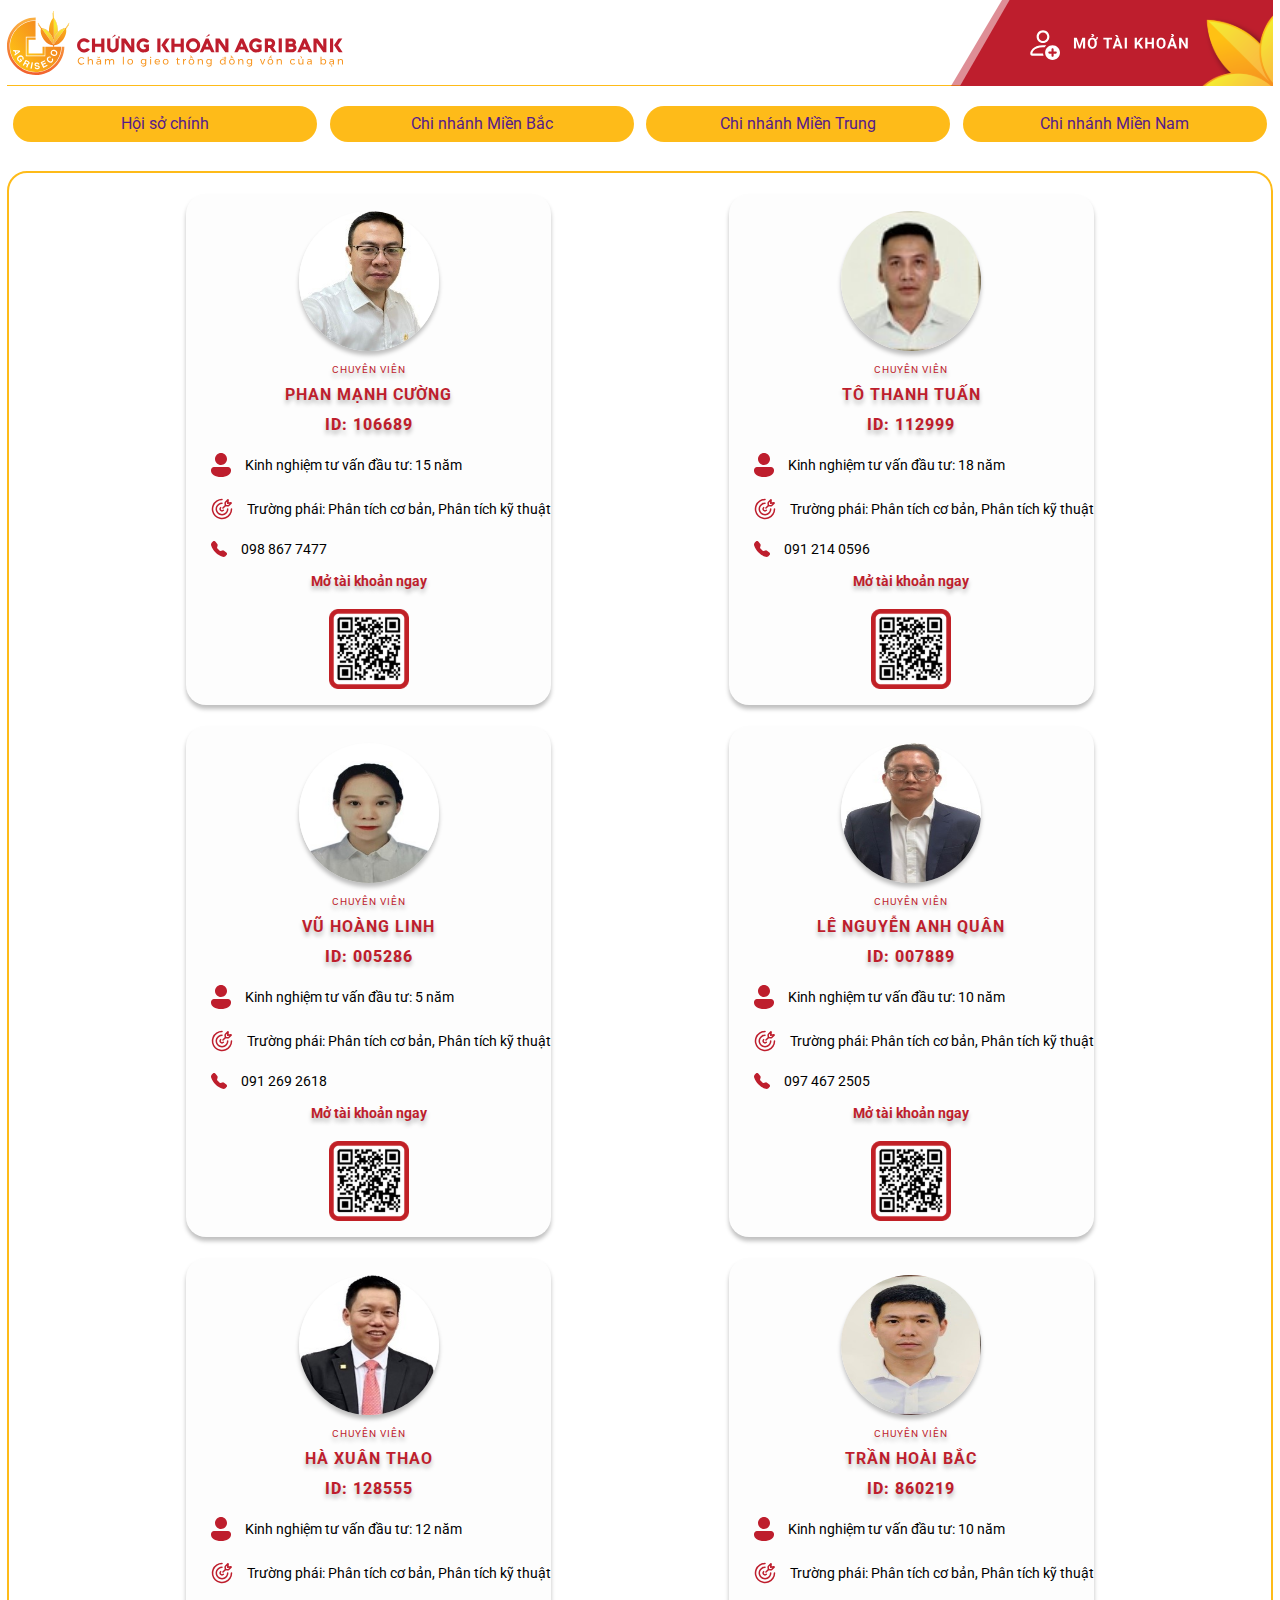
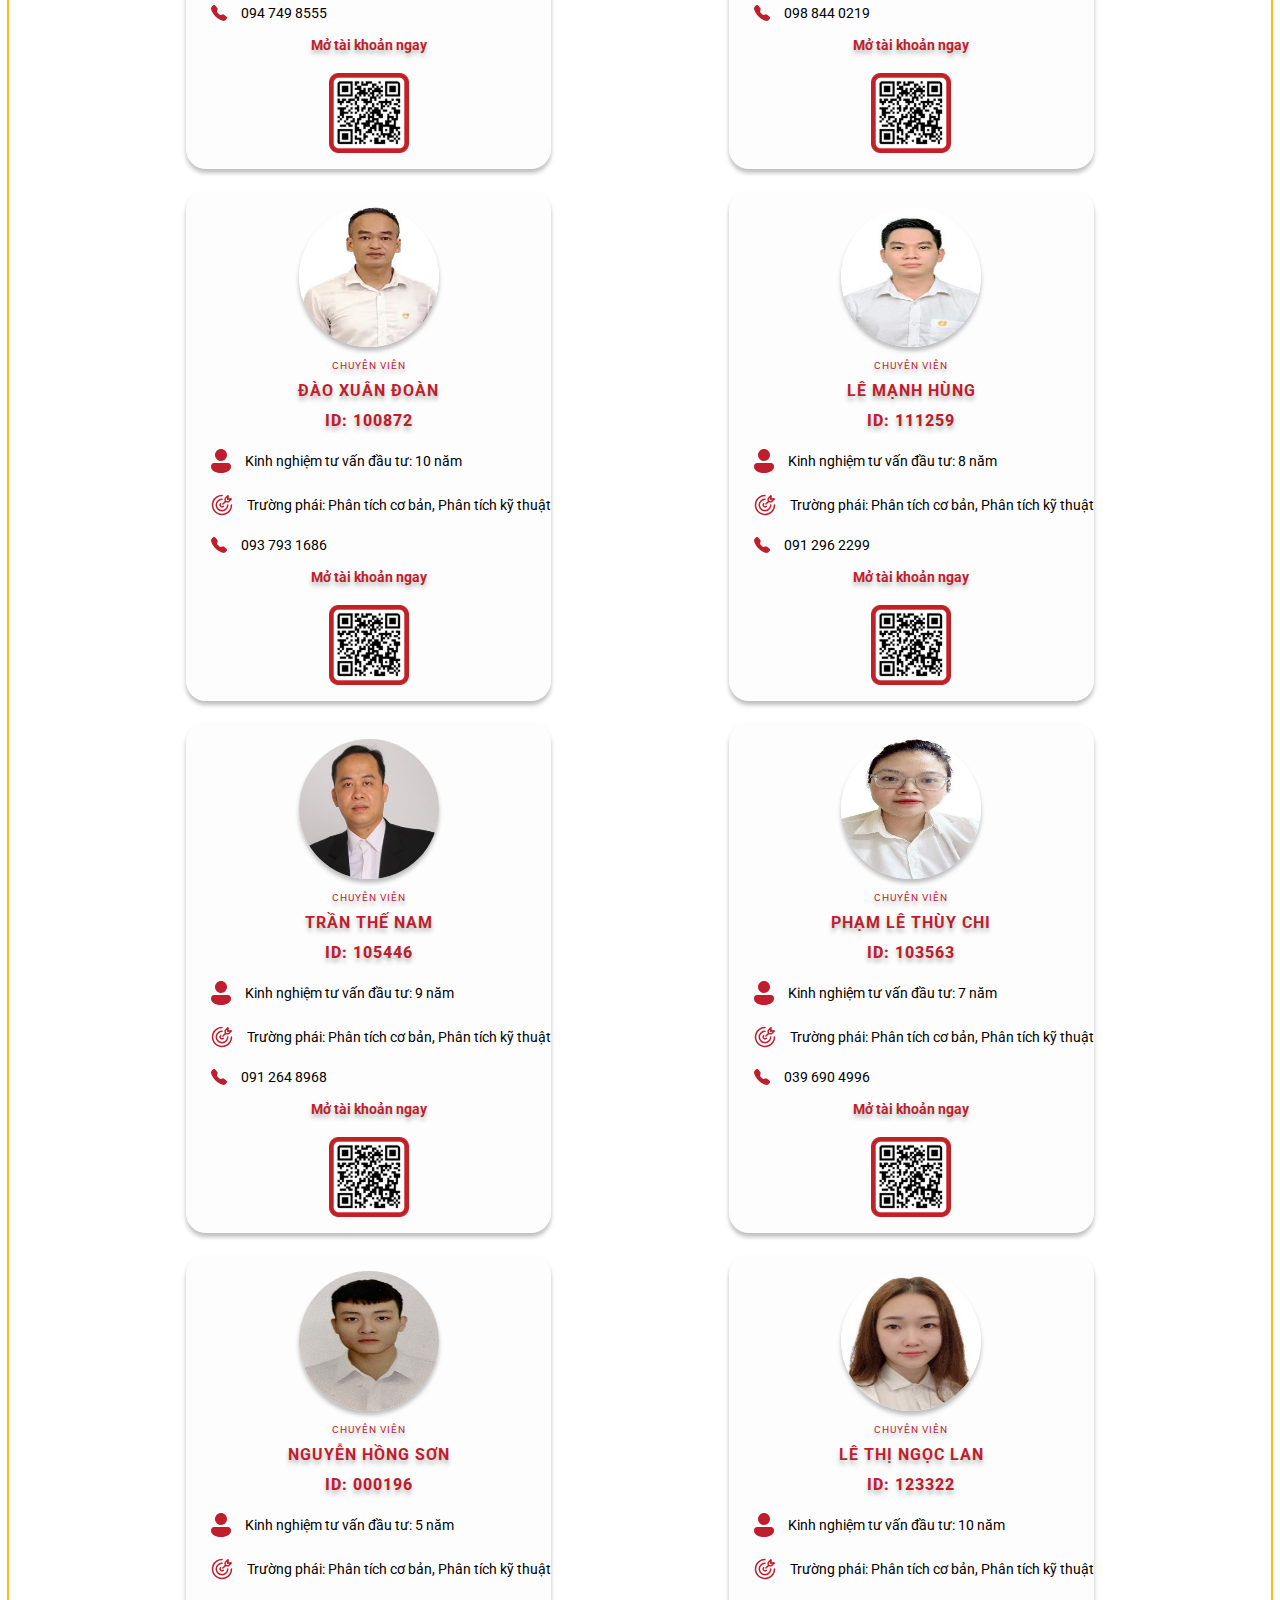
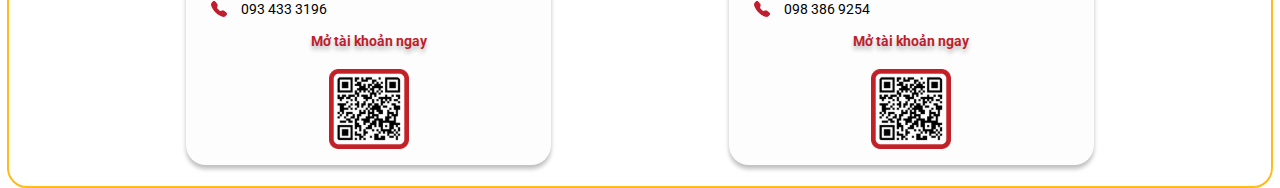
<file: index.html>
<!DOCTYPE html>
<html lang="en">
  <head>
    <meta charset="UTF-8" />
    <meta name="viewport" content="width=device-width, initial-scale=1.0" />
    <title>Công ty chứng khoán Agribank</title>
    <!-- Favicon -->
    <link
      rel="apple-touch-icon"
      sizes="57x57"
      href="./assets/favicon/apple-icon-57x57.png"
    />
    <link
      rel="apple-touch-icon"
      sizes="60x60"
      href="./assets/favicon/apple-icon-60x60.png"
    />
    <link
      rel="apple-touch-icon"
      sizes="72x72"
      href="./assets/favicon/apple-icon-72x72.png"
    />
    <link
      rel="apple-touch-icon"
      sizes="76x76"
      href="./assets/favicon/apple-icon-76x76.png"
    />
    <link
      rel="apple-touch-icon"
      sizes="114x114"
      href="./assets/favicon/apple-icon-114x114.png"
    />
    <link
      rel="apple-touch-icon"
      sizes="120x120"
      href="./assets/favicon/apple-icon-120x120.png"
    />
    <link
      rel="apple-touch-icon"
      sizes="144x144"
      href="./assets/favicon/apple-icon-144x144.png"
    />
    <link
      rel="apple-touch-icon"
      sizes="152x152"
      href="./assets/favicon/apple-icon-152x152.png"
    />
    <link
      rel="apple-touch-icon"
      sizes="180x180"
      href="./assets/favicon/apple-icon-180x180.png"
    />
    <link
      rel="icon"
      type="image/png"
      sizes="192x192"
      href="./assets/favicon/android-icon-192x192.png"
    />
    <link
      rel="icon"
      type="image/png"
      sizes="32x32"
      href="./assets/favicon/favicon-32x32.png"
    />
    <link
      rel="icon"
      type="image/png"
      sizes="96x96"
      href="./assets/favicon/favicon-96x96.png"
    />
    <link
      rel="icon"
      type="image/png"
      sizes="16x16"
      href="./assets/favicon/favicon-16x16.png"
    />
    <link rel="manifest" href="./assets/favicon/manifest.json" />
    <meta name="msapplication-TileColor" content="#ffffff" />
    <meta
      name="msapplication-TileImage"
      content="./assets/favicon/ms-icon-144x144.png"
    />
    <meta name="theme-color" content="#ffffff" />

    <!-- Reset CSS -->
    <link rel="stylesheet" href="./assets/css/reset.css" />

    <!-- Embed fonts -->

    <link rel="preconnect" href="https://fonts.googleapis.com" />
    <link rel="preconnect" href="https://fonts.gstatic.com" crossorigin />
    <link
      href="https://fonts.googleapis.com/css2?family=Roboto:wght@300;400;500;700&display=swap"
      rel="stylesheet"
    />

    <!-- Style CSS -->
    <link rel="stylesheet" href="./assets/css/styles.css" />
    <link rel="stylesheet" href="./assets/css/responsive.css" />
  </head>
  <body>
    <!-- Header -->
    <header class="header">
      <div class="container">
        <div class="logo_wrap">
          <!-- Logo -->
          <img src="./assets/img/LogoRed.svg" alt="AGRISECO" class="logo" />
          <!-- Header Action -->
          <div class="header__action__inner">
            <div class="header__action">
              <img
                src="./assets/img/telephone.svg"
                alt=""
                class="header__action__tel-img"
              />
              <span class="header__action__tel-desc"
                >Hotline: <br /><b>1900.5555.82</b></span
              >
              <span class="header__action__line"></span>
              <img
                src="./assets/img/arrow-right.svg"
                alt=""
                class="header__action__arrow"
              />
              <span class="header__action__online">
                Giao dịch trực tuyến<br />
                <b>ĐĂNG NHẬP</b>
              </span>
            </div>
            <img src="./assets/img/open_account.svg" alt="" class="open_account" />
          </div>
        </div>
      </div>
    </header>
    <!-- Navigation -->
    <section class="navigation">
      <div class="container">
        <nav class="navbar">
          <ul class="nav_list">
            <li class="nav_item">
              <a href="" class="nav_action">Hội sở chính</a>
            </li>
            <li class="nav_item">
              <a href="" class="nav_action">Chi nhánh Miền Bắc</a>
            </li>
            <li class="nav_item">
              <a href="" class="nav_action">Chi nhánh Miền Trung</a>
            </li>
            <li class="nav_item">
              <a href="" class="nav_action">Chi nhánh Miền Nam</a>
            </li>
          </ul>
        </nav>
      </div>
    </section>
    <!-- Broker -->
    <section class="broker">
      <div class="container">
        <div class="broker__inner">
          <!-- Broker Row 1 -->
          <div class="broker__row">
            <!-- Article 1 -->
            <article class="broker__card">
              <img
                src="./assets/img/HSC/106698.jpg"
                alt="106698"
                class="broker__avatar"
              />
              <h5 class="broker__title">CHUYÊN VIÊN</h5>
              <h2 class="broker__name">PHAN MẠNH CƯỜNG</h2>
              <h2 class="broker__id">ID: 106689</h2>
              <div class="desc__experience">
                <img
                  src="./assets/img/experience.svg"
                  alt=""
                  class="icon__experience"
                />
                <p class="broker__experience">
                  Kinh nghiệm tư vấn đầu tư: 15 năm
                </p>
              </div>
              <div class="desc__style">
                <img src="./assets/img/style.svg" alt="" class="icon__style" />
                <p class="broker__style">
                  Trường phái: Phân tích cơ bản, Phân tích kỹ thuật
                </p>
              </div>
              <div class="desc__tel">
                <img src="./assets/img/tel.svg" alt="" class="icon_tel" />
                <p class="broker_tel">098 867 7477</p>
              </div>
              <a href="https://dangky.agr.vn/106698" class="open-account__link">
                Mở tài khoản ngay
              </a>
              <img src="./assets/img/qrcode.svg" alt="" class="broker_qrcode" />
            </article>
            <!-- Article 2 -->
            <article class="broker__card">
              <img
                src="./assets/img/HSC/112999.jpg"
                alt="112999"
                class="broker__avatar"
              />
              <h5 class="broker__title">CHUYÊN VIÊN</h5>
              <h2 class="broker__name">TÔ THANH TUẤN</h2>
              <h2 class="broker__id">ID: 112999</h2>
              <div class="desc__experience">
                <img
                  src="./assets/img/experience.svg"
                  alt=""
                  class="icon__experience"
                />
                <p class="broker__experience">
                  Kinh nghiệm tư vấn đầu tư: 18 năm
                </p>
              </div>
              <div class="desc__style">
                <img src="./assets/img/style.svg" alt="" class="icon__style" />
                <p class="broker__style">
                  Trường phái: Phân tích cơ bản, Phân tích kỹ thuật
                </p>
              </div>
              <div class="desc__tel">
                <img src="./assets/img/tel.svg" alt="" class="icon_tel" />
                <p class="broker_tel">091 214 0596</p>
              </div>
              <a href="https://dangky.agr.vn/112999" class="open-account__link">
                Mở tài khoản ngay
              </a>
              <img src="./assets/img/qrcode.svg" alt="" class="broker_qrcode" />
            </article>
            <!-- Article 3 -->
            <article class="broker__card">
              <img
                src="./assets/img/HSC/005286.jpg"
                alt="106698"
                class="broker__avatar"
              />
              <h5 class="broker__title">CHUYÊN VIÊN</h5>
              <h2 class="broker__name">VŨ HOÀNG LINH</h2>
              <h2 class="broker__id">ID: 005286</h2>
              <div class="desc__experience">
                <img
                  src="./assets/img/experience.svg"
                  alt=""
                  class="icon__experience"
                />
                <p class="broker__experience">
                  Kinh nghiệm tư vấn đầu tư: 5 năm
                </p>
              </div>
              <div class="desc__style">
                <img src="./assets/img/style.svg" alt="" class="icon__style" />
                <p class="broker__style">
                  Trường phái: Phân tích cơ bản, Phân tích kỹ thuật
                </p>
              </div>
              <div class="desc__tel">
                <img src="./assets/img/tel.svg" alt="" class="icon_tel" />
                <p class="broker_tel">091 269 2618</p>
              </div>
              <a href="https://dangky.agr.vn/005286" class="open-account__link">
                Mở tài khoản ngay
              </a>
              <img src="./assets/img/qrcode.svg" alt="" class="broker_qrcode" />
            </article>
          <!-- </div> -->
          <!-- Broker Row 2 -->
          <!-- <div class="broker__row"> -->
            <!-- Article 1 -->
            <article class="broker__card">
              <img
                src="./assets/img/HSC/007889.jpg"
                alt="106698"
                class="broker__avatar"
              />
              <h5 class="broker__title">CHUYÊN VIÊN</h5>
              <h2 class="broker__name">LÊ NGUYỄN ANH QUÂN</h2>
              <h2 class="broker__id">ID: 007889</h2>
              <div class="desc__experience">
                <img
                  src="./assets/img/experience.svg"
                  alt=""
                  class="icon__experience"
                />
                <p class="broker__experience">
                  Kinh nghiệm tư vấn đầu tư: 10 năm
                </p>
              </div>
              <div class="desc__style">
                <img src="./assets/img/style.svg" alt="" class="icon__style" />
                <p class="broker__style">
                  Trường phái: Phân tích cơ bản, Phân tích kỹ thuật
                </p>
              </div>
              <div class="desc__tel">
                <img src="./assets/img/tel.svg" alt="" class="icon_tel" />
                <p class="broker_tel">097 467 2505</p>
              </div>
              <a href="https://dangky.agr.vn/007889" class="open-account__link">
                Mở tài khoản ngay
              </a>
              <img src="./assets/img/qrcode.svg" alt="" class="broker_qrcode" />
            </article>
            <!-- Article 2 -->
            <article class="broker__card">
              <img
                src="./assets/img/HSC/128555.jpg"
                alt="112999"
                class="broker__avatar"
              />
              <h5 class="broker__title">CHUYÊN VIÊN</h5>
              <h2 class="broker__name">HÀ XUÂN THAO</h2>
              <h2 class="broker__id">ID: 128555</h2>
              <div class="desc__experience">
                <img
                  src="./assets/img/experience.svg"
                  alt=""
                  class="icon__experience"
                />
                <p class="broker__experience">
                  Kinh nghiệm tư vấn đầu tư: 12 năm
                </p>
              </div>
              <div class="desc__style">
                <img src="./assets/img/style.svg" alt="" class="icon__style" />
                <p class="broker__style">
                  Trường phái: Phân tích cơ bản, Phân tích kỹ thuật
                </p>
              </div>
              <div class="desc__tel">
                <img src="./assets/img/tel.svg" alt="" class="icon_tel" />
                <p class="broker_tel">094 749 8555</p>
              </div>
              <a href="https://dangky.agr.vn/128555" class="open-account__link">
                Mở tài khoản ngay
              </a>
              <img src="./assets/img/qrcode.svg" alt="" class="broker_qrcode" />
            </article>
            <!-- Article 3 -->
            <article class="broker__card">
              <img
                src="./assets/img/HSC/860219.jpg"
                alt="106698"
                class="broker__avatar"
              />
              <h5 class="broker__title">CHUYÊN VIÊN</h5>
              <h2 class="broker__name">TRẦN HOÀI BẮC</h2>
              <h2 class="broker__id">ID: 860219</h2>
              <div class="desc__experience">
                <img
                  src="./assets/img/experience.svg"
                  alt=""
                  class="icon__experience"
                />
                <p class="broker__experience">
                  Kinh nghiệm tư vấn đầu tư: 10 năm
                </p>
              </div>
              <div class="desc__style">
                <img src="./assets/img/style.svg" alt="" class="icon__style" />
                <p class="broker__style">
                  Trường phái: Phân tích cơ bản, Phân tích kỹ thuật
                </p>
              </div>
              <div class="desc__tel">
                <img src="./assets/img/tel.svg" alt="" class="icon_tel" />
                <p class="broker_tel">098 844 0219</p>
              </div>
              <a href="https://dangky.agr.vn/860219" class="open-account__link">
                Mở tài khoản ngay
              </a>
              <img src="./assets/img/qrcode.svg" alt="" class="broker_qrcode" />
            </article>
          <!-- </div> -->
          <!-- Broker Row 3 -->
          <!-- <div class="broker__row"> -->
            <!-- Article 1 -->
            <article class="broker__card">
              <img
                src="./assets/img/HSC/100872.jpg"
                alt="106698"
                class="broker__avatar"
              />
              <h5 class="broker__title">CHUYÊN VIÊN</h5>
              <h2 class="broker__name">ĐÀO XUÂN ĐOÀN</h2>
              <h2 class="broker__id">ID: 100872</h2>
              <div class="desc__experience">
                <img
                  src="./assets/img/experience.svg"
                  alt=""
                  class="icon__experience"
                />
                <p class="broker__experience">
                  Kinh nghiệm tư vấn đầu tư: 10 năm
                </p>
              </div>
              <div class="desc__style">
                <img src="./assets/img/style.svg" alt="" class="icon__style" />
                <p class="broker__style">
                  Trường phái: Phân tích cơ bản, Phân tích kỹ thuật
                </p>
              </div>
              <div class="desc__tel">
                <img src="./assets/img/tel.svg" alt="" class="icon_tel" />
                <p class="broker_tel">093 793 1686</p>
              </div>
              <a href="https://dangky.agr.vn/100872" class="open-account__link">
                Mở tài khoản ngay
              </a>
              <img src="./assets/img/qrcode.svg" alt="" class="broker_qrcode" />
            </article>
            <!-- Article 2 -->
            <article class="broker__card">
              <img
                src="./assets/img/HSC/111259.jpg"
                alt="112999"
                class="broker__avatar"
              />
              <h5 class="broker__title">CHUYÊN VIÊN</h5>
              <h2 class="broker__name">LÊ MẠNH HÙNG</h2>
              <h2 class="broker__id">ID: 111259</h2>
              <div class="desc__experience">
                <img
                  src="./assets/img/experience.svg"
                  alt=""
                  class="icon__experience"
                />
                <p class="broker__experience">
                  Kinh nghiệm tư vấn đầu tư: 8 năm
                </p>
              </div>
              <div class="desc__style">
                <img src="./assets/img/style.svg" alt="" class="icon__style" />
                <p class="broker__style">
                  Trường phái: Phân tích cơ bản, Phân tích kỹ thuật
                </p>
              </div>
              <div class="desc__tel">
                <img src="./assets/img/tel.svg" alt="" class="icon_tel" />
                <p class="broker_tel">091 296 2299</p>
              </div>
              <a href="https://dangky.agr.vn/111259" class="open-account__link">
                Mở tài khoản ngay
              </a>
              <img src="./assets/img/qrcode.svg" alt="" class="broker_qrcode" />
            </article>
            <!-- Article 3 -->
            <article class="broker__card">
              <img
                src="./assets/img/HSC/105446.jpg"
                alt="106698"
                class="broker__avatar"
              />
              <h5 class="broker__title">CHUYÊN VIÊN</h5>
              <h2 class="broker__name">TRẦN THẾ NAM</h2>
              <h2 class="broker__id">ID: 105446</h2>
              <div class="desc__experience">
                <img
                  src="./assets/img/experience.svg"
                  alt=""
                  class="icon__experience"
                />
                <p class="broker__experience">
                  Kinh nghiệm tư vấn đầu tư: 9 năm
                </p>
              </div>
              <div class="desc__style">
                <img src="./assets/img/style.svg" alt="" class="icon__style" />
                <p class="broker__style">
                  Trường phái: Phân tích cơ bản, Phân tích kỹ thuật
                </p>
              </div>
              <div class="desc__tel">
                <img src="./assets/img/tel.svg" alt="" class="icon_tel" />
                <p class="broker_tel">091 264 8968</p>
              </div>
              <a href="https://dangky.agr.vn/105446" class="open-account__link">
                Mở tài khoản ngay
              </a>
              <img src="./assets/img/qrcode.svg" alt="" class="broker_qrcode" />
            </article>
          <!-- </div>
          <!-- Broker Row 4 -->
          <!-- <div class="broker__row"> -->
            <!-- Article 1 -->
            <article class="broker__card">
              <img
                src="./assets/img/HSC/103563.jpg"
                alt="106698"
                class="broker__avatar"
              />
              <h5 class="broker__title">CHUYÊN VIÊN</h5>
              <h2 class="broker__name">PHẠM LÊ THÙY CHI</h2>
              <h2 class="broker__id">ID: 103563</h2>
              <div class="desc__experience">
                <img
                  src="./assets/img/experience.svg"
                  alt=""
                  class="icon__experience"
                />
                <p class="broker__experience">
                  Kinh nghiệm tư vấn đầu tư: 7 năm
                </p>
              </div>
              <div class="desc__style">
                <img src="./assets/img/style.svg" alt="" class="icon__style" />
                <p class="broker__style">
                  Trường phái: Phân tích cơ bản, Phân tích kỹ thuật
                </p>
              </div>
              <div class="desc__tel">
                <img src="./assets/img/tel.svg" alt="" class="icon_tel" />
                <p class="broker_tel">039 690 4996</p>
              </div>
              <a href="https://dangky.agr.vn/103563" class="open-account__link">
                Mở tài khoản ngay
              </a>
              <img src="./assets/img/qrcode.svg" alt="" class="broker_qrcode" />
            </article>
            <!-- Article 2 -->
            <article class="broker__card">
              <img
                src="./assets/img/HSC/000196.jpg"
                alt="000196"
                class="broker__avatar"
              />
              <h5 class="broker__title">CHUYÊN VIÊN</h5>
              <h2 class="broker__name">NGUYỄN HỒNG SƠN</h2>
              <h2 class="broker__id">ID: 000196</h2>
              <div class="desc__experience">
                <img
                  src="./assets/img/experience.svg"
                  alt=""
                  class="icon__experience"
                />
                <p class="broker__experience">
                  Kinh nghiệm tư vấn đầu tư: 5 năm
                </p>
              </div>
              <div class="desc__style">
                <img src="./assets/img/style.svg" alt="" class="icon__style" />
                <p class="broker__style">
                  Trường phái: Phân tích cơ bản, Phân tích kỹ thuật
                </p>
              </div>
              <div class="desc__tel">
                <img src="./assets/img/tel.svg" alt="" class="icon_tel" />
                <p class="broker_tel">093 433 3196</p>
              </div>
              <a href="https://dangky.agr.vn/000196" class="open-account__link">
                Mở tài khoản ngay
              </a>
              <img src="./assets/img/qrcode.svg" alt="" class="broker_qrcode" />
            </article>
            <!-- Article 3 -->
            <article class="broker__card">
              <img
                src="./assets/img/HSC/123322.jpg"
                alt="123322"
                class="broker__avatar"
              />
              <h5 class="broker__title">CHUYÊN VIÊN</h5>
              <h2 class="broker__name">LÊ THỊ NGỌC LAN</h2>
              <h2 class="broker__id">ID: 123322</h2>
              <div class="desc__experience">
                <img
                  src="./assets/img/experience.svg"
                  alt=""
                  class="icon__experience"
                />
                <p class="broker__experience">
                  Kinh nghiệm tư vấn đầu tư: 10 năm
                </p>
              </div>
              <div class="desc__style">
                <img src="./assets/img/style.svg" alt="" class="icon__style" />
                <p class="broker__style">
                  Trường phái: Phân tích cơ bản, Phân tích kỹ thuật
                </p>
              </div>
              <div class="desc__tel">
                <img src="./assets/img/tel.svg" alt="" class="icon_tel" />
                <p class="broker_tel">098 386 9254</p>
              </div>
              <a href="https://dangky.agr.vn/123322" class="open-account__link">
                Mở tài khoản ngay
              </a>
              <img src="./assets/img/qrcode.svg" alt="" class="broker_qrcode" />
            </article>
          </div>
        </div>
      </div>
    </section>
    <div class="footer">
      <div class="container">
        <div class="footer__inner">
          <!-- column 1 -->
          <div class="footer__column">
            <img src="./assets/img/LogoWhite.svg" alt="" class="footer__logo" />
            <p class="footer__h2">Công ty cổ phần chứng khoán Agribank</p>
            <div class="footer__item_wrap">
              <img src="./assets/img/address.svg" alt="" class="icon__adress" />
              <p class="footer__desc">
                Trụ sở chính: Tầng 5 - Tòa nhà Green Diamond - 93 Láng Hạ - Đống
                Đa - Hà Nội
              </p>
            </div>
            <div class="footer__item_wrap">
              <img
                src="./assets/img/call-calling.svg"
                alt=""
                class="icon__telephone"
              />
              <p class="footer__desc">Điện thoại: 0246 2762 666</p>
            </div>
            <div class="footer__item_wrap">
              <img src="./assets/img/fax.svg" alt="" class="icon__fax" />
              <p class="footer__desc">Fax: 0246 2765 666</p>
            </div>
            <div class="footer__item_wrap">
              <img src="./assets/img/email.svg" alt="" class="icon__email" />
              <p class="footer__desc">Email: online@agriseco.com.vn</p>
            </div>
            <div class="otherinfo__wrap">
              <p class="footer__h2">Thông tin khác</p>
              <ul class="otherinfo__list">
                <li class="otherinfo__item">
                  <a href="#!" class="otherinfo__link">Điều khoản sử dụng</a>
                </li>
                <li class="otherinfo__item">
                  <a href="#!" class="otherinfo__link">Bản công bố lí do</a>
                </li>
                <li class="otherinfo__item">
                  <a href="#!" class="otherinfo__link">Sơ đồ website</a>
                </li>
                <li class="otherinfo__item">
                  <a href="#!" class="otherinfo__link">Liên hệ</a>
                </li>
              </ul>
            </div>
          </div>
          <!-- column 2 -->
          <div class="footer__column">
            <!-- Miền Bắc -->
            <p class="footer__h2">Chi nhánh miền Bắc</p>
            <div class="footer__item_wrap">
              <img src="./assets/img/address.svg" alt="" class="icon__adress" />
              <p class="footer__desc">
                Tầng 3, Tower 1, Times City số 458 Minh Khai - Vĩnh Tuy - Hai Bà Trưng - Hà Nội
              </p>
            </div>
            <div class="footer__item_wrap">
              <img
                src="./assets/img/call-calling.svg"
                alt=""
                class="icon__telephone"
              />
              <p class="footer__desc">Điện thoại: 024.38687217</p>
            </div>
            <!-- Miền Trung -->
            <p class="footer__h2 margin-top-impact">Chi nhánh miền Trung</p>
            <div class="footer__item_wrap">
              <img src="./assets/img/address.svg" alt="" class="icon__adress" />
              <p class="footer__desc">
                Tầng 5 tòa nhà Agribank Miền Trung, số 228 Đường 2/9 - TP.Đà Nẵng
              </p>
            </div>
            <div class="footer__item_wrap">
              <img
                src="./assets/img/call-calling.svg"
                alt=""
                class="icon__telephone"
              />
              <p class="footer__desc">Điện thoại: 0236.3671666</p>
            </div>
            <!-- Miền Nam -->
            <p class="footer__h2 margin-top-impact">Chi nhánh miền Nam</p>
            <div class="footer__item_wrap">
              <img src="./assets/img/address.svg" alt="" class="icon__adress" />
              <p class="footer__desc">
                Lầu 1 và 2, Số 2A Phó Đức Chính - Quận 1 - TP.Hồ Chí Minh
              </p>
            </div>
            <div class="footer__item_wrap">
              <img
                src="./assets/img/call-calling.svg"
                alt=""
                class="icon__telephone"
              />
              <p class="footer__desc">Điện thoại: 028.39142111</p>
            </div>
          </div>
          </div>
          </div>
        </div>
      </div>
    </div>
  </body>
</html>
</file>
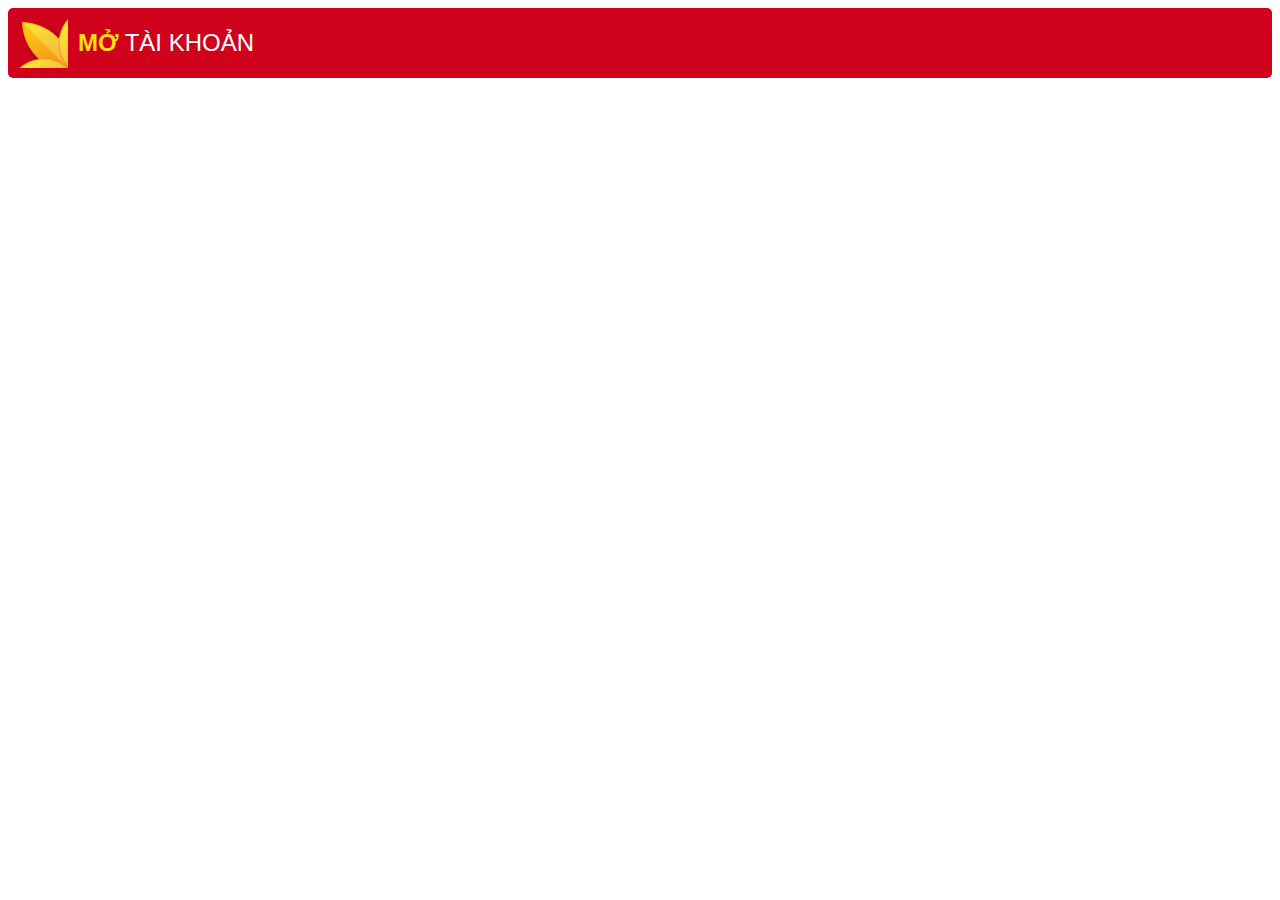
<file: banner.html>
<!DOCTYPE html>
<html lang="en">
  <head>
    <meta charset="UTF-8" />
    <meta name="viewport" content="width=device-width, initial-scale=1.0" />
    <title>Document</title>
  </head>
  <body>
    <style>
      .container {
        display: flex;
        align-items: center;
        background-color: #d0021b;
        padding: 10px;
        border-radius: 5px;
      }

      .logo {
        width: 50px;
        height: 50px;
        margin-right: 10px;
      }

      .logo img {
        max-width: 100%;
        max-height: 100%;
      }

      .text {
        font-family: Arial, sans-serif;
        font-size: 24px;
        color: #fff;
      }

      .highlight {
        font-weight: bold;
        color: #ffde17;
      }
    </style>
    <div class="container">
      <div class="logo">
        <img src="./assets/img/Asset 1 1.svg" alt="Logo" />
      </div>
      <div class="text"><span class="highlight">MỞ</span> TÀI KHOẢN</div>
    </div>
  </body>
</html>
</file>
<file: assets/css/styles.css>
* {
  box-sizing: border-box;
}

html {
  font-size: 62.5%;
}

body {
  font-size: 1.6rem;
  font-family: "Roboto", sans-serif;
}

/* Common */

a {
  text-decoration: none;
}

input,
textarea,
select,
button {
  font-size: inherit;
  font-family: inherit;
}

/* Common */

.container {
  width: 144rem;
  max-width: calc(100% - 1.4rem);
  margin: 0 auto;
}
/* Header */

.logo_wrap {
  display: flex;
  align-items: center;
  justify-content: space-between;
  border-bottom: 0.1rem solid #febb19;
  height: 8.6rem;
}

.logo:hover {
  cursor: pointer;
  opacity: 0.8;
}

.header__action__inner {
  display: flex;
  align-self: center;
  justify-content: space-between;
}

.header__action {
  display: flex;
  align-items: center;
  justify-content: center;
}

.header__action__tel-img {
  padding: 0.6rem 0;
}

.header__action__tel-img:hover {
  cursor: pointer;
  opacity: 0.7;
}

.header__action__tel-desc {
  padding: 0.6rem 1.2rem;
  color: var(--Brand-Red, #be1e2d);
  font-size: 1.5rem;
  font-weight: 400;
  line-height: 2.25rem;
  letter-spacing: 0.1rem;
}

.header__action__tel-desc:hover {
  cursor: pointer;
  opacity: 0.7;
}

.header__action__tel-desc b {
  color: var(--Brand-Red, #be1e2d);
  font-size: 1.5rem;
  font-weight: 700;
  text-transform: uppercase;
}

.header__action__line {
  height: 26px;
  border: 1px solid #f1cdcf;
}

.header__action__arrow {
  padding: 0.6rem 1.2rem;
}

.header__action__arrow:hover {
  cursor: pointer;
  opacity: 0.7;
}

.header__action__online:hover {
  cursor: pointer;
  opacity: 0.7;
}

.header__action__online {
  padding: 0.6rem 0.6rem 1.2rem;
  color: var(--Brand-Red, #be1e2d);
  font-size: 1.5rem;
  font-weight: 400;
  line-height: 2.25rem;
  letter-spacing: 0.1rem;
}

.header__action__online b {
  color: var(--Brand-Red, #be1e2d);
  font-size: 1.5rem;
  font-weight: 700;
  text-transform: uppercase;
}

.open_account:hover {
  cursor: pointer;
  opacity: 0.8;
}

/* Navbar */

.navbar {
  margin-top: 2rem;
}

.nav_list {
  display: flex;
  align-items: center;
  justify-content: space-around;
}

.nav_item {
  padding: 10px;
  background: #febb19;
  border-radius: 999px;
  min-width: 24%;
  text-align: center;
}

/* Broker Section */

.broker__inner {
  margin-top: 2.9rem;
  padding-bottom: 2.1rem;
  border-radius: 2rem;
  border: 2px solid #febb19;
}
.broker__row {
  display: grid;
  grid-template-columns: auto auto auto;
  align-items: center;
  justify-content: space-evenly;
}

.broker__card {
  margin-top: 2.1rem;
  min-width: 43rem;
  height: 51.1rem;
  border-radius: 2rem;
  background: rgba(217, 217, 217, 0.05);
  box-shadow: 0px 4px 4px 0px rgba(0, 0, 0, 0.25);
}

.broker__avatar {
  margin-top: 1.7rem;
  margin-left: auto;
  margin-right: auto;
  display: block;
  width: 14rem;
  height: 14rem;
  border-radius: 50%;
  background: rgba(217, 217, 217, 0.05);
  box-shadow: 0px 4px 4px 0px rgba(0, 0, 0, 0.25);
}

.broker__title {
  margin-top: 1.1rem;
  color: #be1e2d;
  text-shadow: 0px 4px 4px rgba(0, 0, 0, 0.25);
  font-size: 1rem;
  font-weight: 400;
  line-height: 1.5rem;
  letter-spacing: 0.1rem;
  text-align: center;
}

.broker__name {
  margin-top: 0.6rem;
  color: #be1e2d;
  text-shadow: 0px 4px 4px rgba(0, 0, 0, 0.25);
  font-weight: 700;
  line-height: 2.4rem;
  letter-spacing: 0.1rem;
  text-align: center;
}

.broker__id {
  margin-top: 0.6rem;
  color: #be1e2d;
  text-shadow: 0px 4px 4px rgba(0, 0, 0, 0.25);
  font-size: 1.6rem;
  font-weight: 800;
  line-height: 2.4rem;
  letter-spacing: 0.1rem;
  text-align: center;
}
.desc__experience {
  margin-top: 1.6rem;
  margin-left: 2.5rem;
  display: flex;
  align-items: center;
}

.broker__experience {
  margin-left: 1.4rem;
  font-size: 1.4rem;
  font-weight: 400;
  /* line-height: 2.1rem; */
  /* letter-spacing: 0.1rem; */
}

.desc__style {
  margin-top: 2.1rem;
  margin-left: 2.5rem;
  display: flex;
  align-items: center;
}

.broker__style {
  margin-left: 1.4rem;
  font-size: 1.4rem;
  font-weight: 400;
  /* line-height: 2.1rem; */
  /* letter-spacing: 0.1rem; */
}

.desc__tel {
  margin-top: 2.1rem;
  margin-left: 2.5rem;
  display: flex;
  align-items: center;
}

.broker_tel {
  margin-left: 1.4rem;
  font-size: 1.4rem;
  font-weight: 400;
  /* line-height: 2.1rem; */
  /* letter-spacing: 0.1rem; */
}

.open-account__link {
  margin-top: 1.7rem;
  display: block;
  color: #be1e2d;
  text-shadow: 0px 4px 4px rgba(0, 0, 0, 0.25);
  font-size: 1.4rem;
  font-style: normal;
  font-weight: 700;
  /* line-height: 2.1rem;
  letter-spacing: 0.1rem; */
  text-align: center;
}

.broker_qrcode {
  display: block;
  margin-top: 2.1rem;
  width: 8rem;
  height: 8rem;
  flex-shrink: 0;
  margin-left: auto;
  margin-right: auto;
}

/* Footer */

.footer {
  margin-top: 2.3rem;
  display: flex;
  column-gap: 4.8rem;
}
.footer__inner {
  display: grid;
  grid-template-columns: auto auto;
  align-items: center;
  /* justify-content: space-between; */
  background: #940700;
  background-image: url("../img/background2.png");
  background-repeat: no-repeat;
  padding: 3.6rem 7.2rem 2.3rem 7.2rem;
  /* column-gap: 4.8rem; */
}

.footer__logo {
  margin-bottom: 2.4rem;
}
.footer__h2 {
  margin-bottom: 1.6rem;
  color: var(--white-100, #fff);
  font-size: 1.6rem;
  font-weight: 400;
  line-height: 2.08rem;
  text-transform: uppercase;
}
.footer__desc {
  margin-left: 0.4rem;
  color: var(--white-100, #fff);
  font-size: 1.6rem;
  font-weight: 300;
  line-height: 2.08rem;
}
.footer__item_wrap {
  margin-bottom: 1.2rem;
  display: flex;
  align-items: center;
}

.otherinfo__wrap {
  margin-top: 2.4rem;
}

.otherinfo__list {
  margin-top: 1.6rem;
  display: flex;
  align-items: center;
}

.otherinfo__list li:not(:first-child) a {
  margin: 0 1.6rem;
  color: var(--white-100, #fff);
  font-size: 1.6rem;
  font-weight: 300;
  line-height: 2.08rem;
}

.otherinfo__list li:first-child a {
  margin-right: 1.6rem;
  color: var(--white-100, #fff);
  font-size: 1.6rem;
  font-weight: 300;
  line-height: 2.08rem;
}

.otherinfo__link:hover {
  color: #fff;
  text-shadow: 1px 0 0 currentColor;
}
.footer__h2.margin-top-impact {
  margin-top: 2.4rem;
}
</file>
<file: assets/css/responsive.css>
/* PC point */
@media screen and (min-width: 1310px) {
}

/* PC point */
/* @media screen and (max-width: 992px) {

} */

/* Tablet and Mobile point*/

/* @media screen and (max-width: 991.98px) { */
@media screen and (max-width: 1309.98px) {
}

/* Tablet point*/
/* @media screen and (min-width: 768px) and (max-width: 991.98px) { */
@media screen and (min-width: 768px) and (max-width: 1309.98px) {
  .header__action {
    display: none;
  }
  .broker__row {
    display: grid;
    grid-template-columns: auto auto;
  }
  .broker__card {
    min-width: 100%;
  }
  .footer {
    display: none;
  }
}

/* Mobile point*/
@media screen and (max-width: 767.98px) {
  .header__action__inner {
    display: none;
  }
  .broker__row {
    display: grid;
    grid-template-columns: auto;
  }
  .broker__card {
    min-width: 100%;
  }
  .footer {
    display: none;
  }
}
</file>
